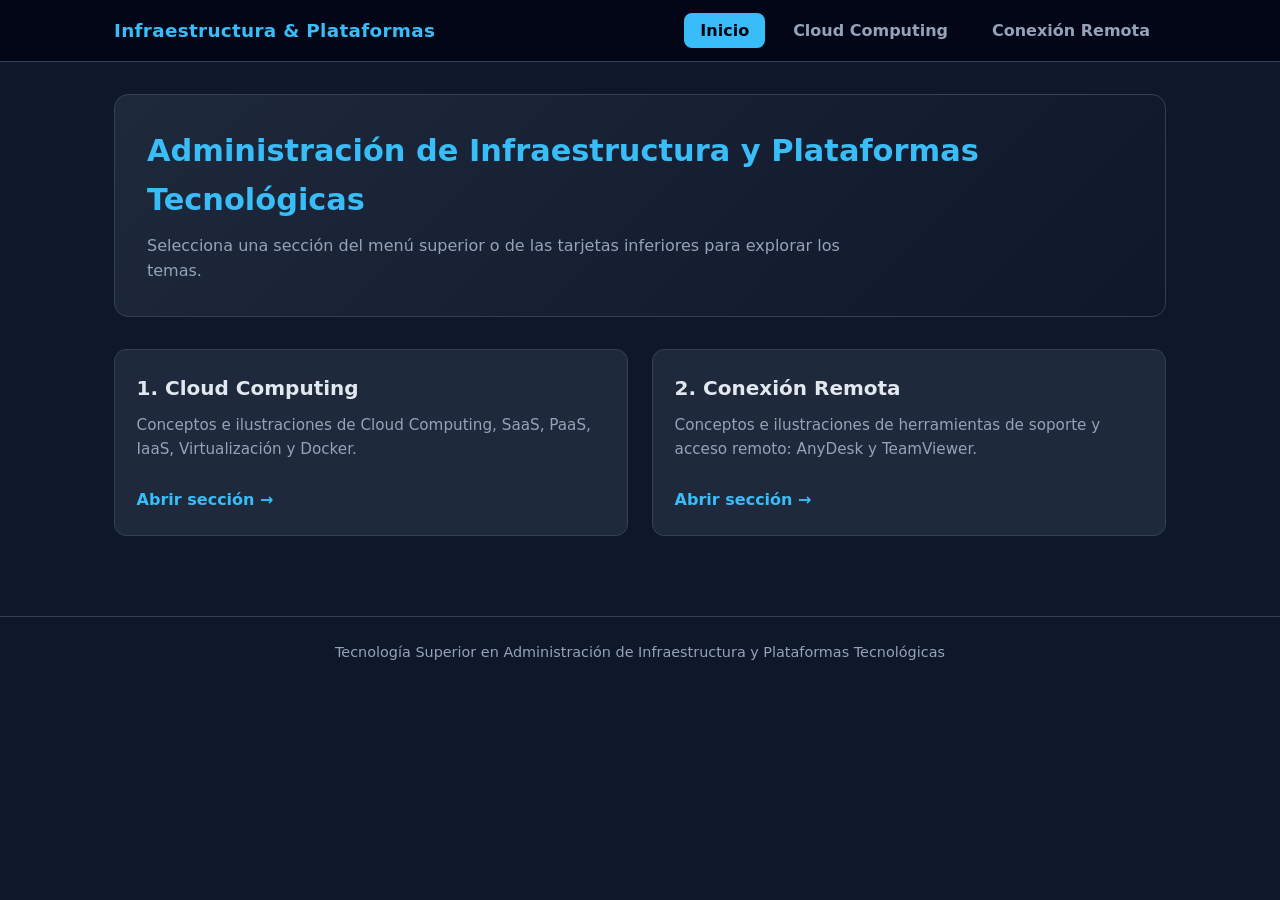
<file: index.html>
<!DOCTYPE html>
<html lang="es">
<head>
  <meta charset="UTF-8">
  <meta name="viewport" content="width=device-width, initial-scale=1.0">
  <title>Inicio | Infraestructura y Plataformas</title>
  <link rel="stylesheet" href="estilos.css">
</head>
<body>
  <header>
    <nav class="navbar">
      <span class="brand">Infraestructura &amp; Plataformas</span>
      <ul class="nav-links">
        <li><a href="index.html" class="active">Inicio</a></li>
        <li><a href="cloud.html">Cloud Computing</a></li>
        <li><a href="remoto.html">Conexión Remota</a></li>
      </ul>
    </nav>
  </header>

  <main>
    <section class="hero">
      <h1>Administración de Infraestructura y Plataformas Tecnológicas</h1>
      <p>Selecciona una sección del menú superior o de las tarjetas inferiores para explorar los temas.</p>
    </section>

    <section class="grid">
      <article class="card">
        <div class="card-content">
          <h2>1. Cloud Computing</h2>
          <p>Conceptos e ilustraciones de Cloud Computing, SaaS, PaaS, IaaS, Virtualización y Docker.</p>
          <br>
          <a href="cloud.html" style="color: var(--primary); font-weight: bold; text-decoration: none;">Abrir sección →</a>
        </div>
      </article>

      <article class="card">
        <div class="card-content">
          <h2>2. Conexión Remota</h2>
          <p>Conceptos e ilustraciones de herramientas de soporte y acceso remoto: AnyDesk y TeamViewer.</p>
          <br>
          <a href="remoto.html" style="color: var(--primary); font-weight: bold; text-decoration: none;">Abrir sección →</a>
        </div>
      </article>
    </section>
  </main>

  <footer>
    Tecnología Superior en Administración de Infraestructura y Plataformas Tecnológicas
  </footer>
</body>
</html>
</file>
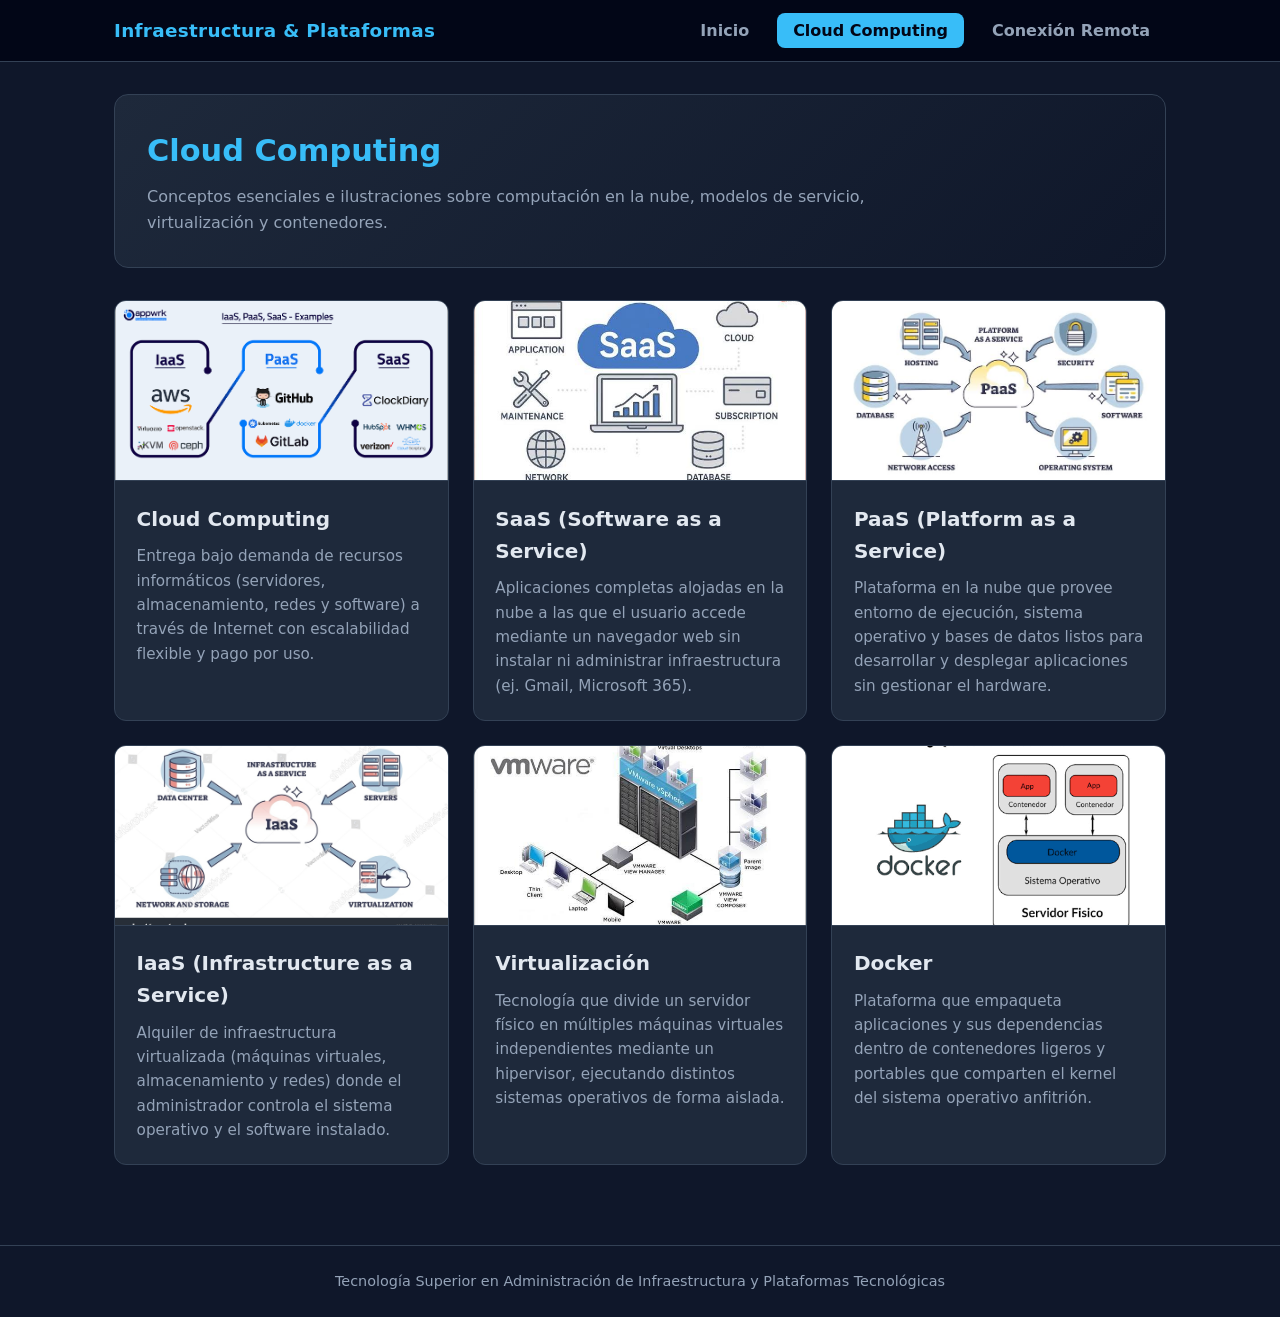
<file: cloud.html>
<!DOCTYPE html>
<html lang="es">
<head>
  <meta charset="UTF-8">
  <meta name="viewport" content="width=device-width, initial-scale=1.0">
  <title>Cloud Computing | Infraestructura y Plataformas</title>
  <link rel="stylesheet" href="estilos.css">
</head>
<body>
  <header>
    <nav class="navbar">
      <span class="brand">Infraestructura &amp; Plataformas</span>
      <ul class="nav-links">
        <li><a href="index.html">Inicio</a></li>
        <li><a href="cloud.html" class="active">Cloud Computing</a></li>
        <li><a href="remoto.html">Conexión Remota</a></li>
      </ul>
    </nav>
  </header>

  <main>
    <section class="hero">
      <h1>Cloud Computing</h1>
      <p>Conceptos esenciales e ilustraciones sobre computación en la nube, modelos de servicio, virtualización y contenedores.</p>
    </section>

    <section class="grid">
      <!-- 1. Cloud Computing -->
      <article class="card">
        <img src="images/services.png" alt="Imagen de Cloud Computing">
        <div class="card-content">
          <h2>Cloud Computing</h2>
          <p>Entrega bajo demanda de recursos informáticos (servidores, almacenamiento, redes y software) a través de Internet con escalabilidad flexible y pago por uso.</p>
        </div>
      </article>

      <!-- 2. SaaS -->
      <article class="card">
        <img src="images/saas.jpg" alt="Imagen de SaaS">
        <div class="card-content">
          <h2>SaaS (Software as a Service)</h2>
          <p>Aplicaciones completas alojadas en la nube a las que el usuario accede mediante un navegador web sin instalar ni administrar infraestructura (ej. Gmail, Microsoft 365).</p>
        </div>
      </article>

      <!-- 3. PaaS -->
      <article class="card">
        <img src="images/paas.jpg" alt="Imagen de PaaS">
        <div class="card-content">
          <h2>PaaS (Platform as a Service)</h2>
          <p>Plataforma en la nube que provee entorno de ejecución, sistema operativo y bases de datos listos para desarrollar y desplegar aplicaciones sin gestionar el hardware.</p>
        </div>
      </article>

      <!-- 4. IaaS -->
      <article class="card">
        <img src="images/laas.jpg" alt="Imagen de IaaS">
        <div class="card-content">
          <h2>IaaS (Infrastructure as a Service)</h2>
          <p>Alquiler de infraestructura virtualizada (máquinas virtuales, almacenamiento y redes) donde el administrador controla el sistema operativo y el software instalado.</p>
        </div>
      </article>

      <!-- 5. Virtualización -->
      <article class="card">
        <img src="images/vmware.jpg" alt="Imagen de Virtualización">
        <div class="card-content">
          <h2>Virtualización</h2>
          <p>Tecnología que divide un servidor físico en múltiples máquinas virtuales independientes mediante un hipervisor, ejecutando distintos sistemas operativos de forma aislada.</p>
        </div>
      </article>

      <!-- 6. Docker -->
      <article class="card">
        <img src="images/docker.png" alt="Imagen de Docker">
        <div class="card-content">
          <h2>Docker</h2>
          <p>Plataforma que empaqueta aplicaciones y sus dependencias dentro de contenedores ligeros y portables que comparten el kernel del sistema operativo anfitrión.</p>
        </div>
      </article>
    </section>
  </main>

  <footer>
    Tecnología Superior en Administración de Infraestructura y Plataformas Tecnológicas
  </footer>
</body>
</html>
</file>
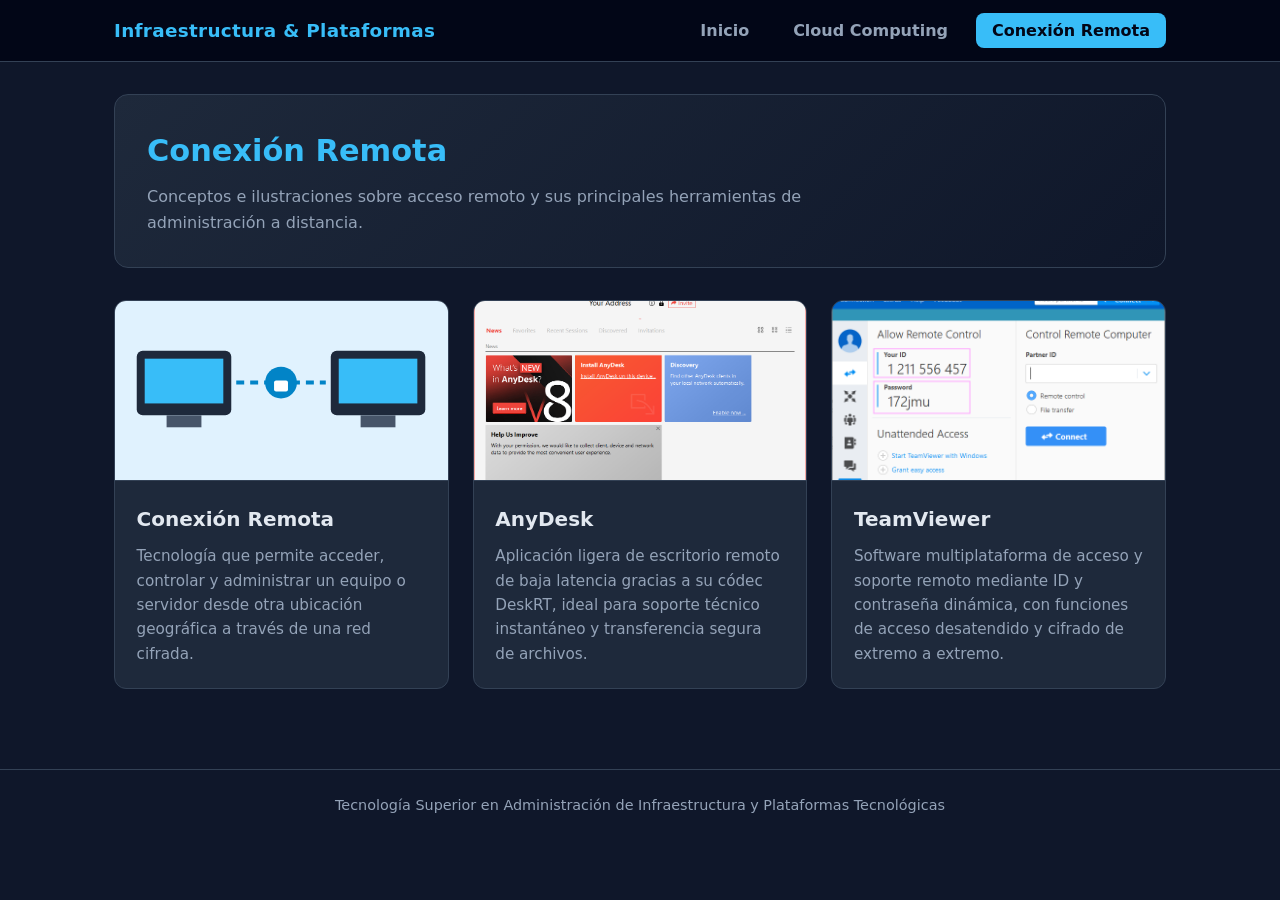
<file: remoto.html>
<!DOCTYPE html>
<html lang="es">
<head>
  <meta charset="UTF-8">
  <meta name="viewport" content="width=device-width, initial-scale=1.0">
  <title>Conexión Remota | Infraestructura y Plataformas</title>
  <link rel="stylesheet" href="estilos.css">
</head>
<body>
  <header>
    <nav class="navbar">
      <span class="brand">Infraestructura &amp; Plataformas</span>
      <ul class="nav-links">
        <li><a href="index.html">Inicio</a></li>
        <li><a href="cloud.html">Cloud Computing</a></li>
        <li><a href="remoto.html" class="active">Conexión Remota</a></li>
      </ul>
    </nav>
  </header>

  <main>
    <section class="hero">
      <h1>Conexión Remota</h1>
      <p>Conceptos e ilustraciones sobre acceso remoto y sus principales herramientas de administración a distancia.</p>
    </section>

    <section class="grid">
      <!-- 1. Conexión Remota -->
      <article class="card">
        <img src="data:image/svg+xml;utf8,<svg xmlns='http://www.w3.org/2000/svg' viewBox='0 0 400 180'><rect width='400' height='180' fill='%23e0f2fe'/><rect x='55' y='50' width='95' height='65' rx='6' fill='%231e293b'/><rect x='63' y='58' width='79' height='45' fill='%2338bdf8'/><rect x='85' y='115' width='35' height='12' fill='%23475569'/><rect x='250' y='50' width='95' height='65' rx='6' fill='%231e293b'/><rect x='258' y='58' width='79' height='45' fill='%2338bdf8'/><rect x='280' y='115' width='35' height='12' fill='%23475569'/><line x1='155' y1='82' x2='245' y2='82' stroke='%230284c7' stroke-width='4' stroke-dasharray='8,6'/><circle cx='200' cy='82' r='16' fill='%230284c7'/><rect x='193' y='80' width='14' height='11' rx='2' fill='%23ffffff'/></svg>" alt="Imagen de Conexión Remota">
        <div class="card-content">
          <h2>Conexión Remota</h2>
          <p>Tecnología que permite acceder, controlar y administrar un equipo o servidor desde otra ubicación geográfica a través de una red cifrada.</p>
        </div>
      </article>

      <!-- 2. AnyDesk -->
      <article class="card">
        <img src="images/any.png" alt="Programa AnyDesk">
        <div class="card-content">
          <h2>AnyDesk</h2>
          <p>Aplicación ligera de escritorio remoto de baja latencia gracias a su códec DeskRT, ideal para soporte técnico instantáneo y transferencia segura de archivos.</p>
        </div>
      </article>

      <!-- 3. TeamViewer -->
      <article class="card">
        <img src="images/team.png" alt="Ventana de TeamViewer">
        <div class="card-content">
          <h2>TeamViewer</h2>
          <p>Software multiplataforma de acceso y soporte remoto mediante ID y contraseña dinámica, con funciones de acceso desatendido y cifrado de extremo a extremo.</p>
        </div>
      </article>
    </section>
  </main>

  <footer>
    Tecnología Superior en Administración de Infraestructura y Plataformas Tecnológicas
  </footer>
</body>
</html>
</file>
<file: estilos.css>
:root {
  --bg: #0f172a;
  --surface: #1e293b;
  --surface-hover: #263349;
  --primary: #38bdf8;
  --accent: #818cf8;
  --text: #f1f5f9;
  --text-muted: #94a3b8;
  --border: #334155;
}

* {
  box-sizing: border-box;
  margin: 0;
  padding: 0;
}

body {
  font-family: 'Segoe UI', system-ui, -apple-system, sans-serif;
  background-color: var(--bg);
  color: var(--text);
  line-height: 1.6;
}

header {
  background-color: #020617;
  border-bottom: 1px solid var(--border);
  position: sticky;
  top: 0;
  z-index: 100;
}

.navbar {
  max-width: 1100px;
  margin: 0 auto;
  padding: 1rem 1.5rem;
  display: flex;
  justify-content: space-between;
  align-items: center;
  flex-wrap: wrap;
  gap: 1rem;
}

.brand {
  font-weight: 700;
  font-size: 1.15rem;
  color: var(--primary);
  letter-spacing: 0.3px;
}

.nav-links {
  list-style: none;
  display: flex;
  gap: 0.75rem;
}

.nav-links a {
  text-decoration: none;
  color: var(--text-muted);
  font-weight: 600;
  padding: 0.5rem 1rem;
  border-radius: 8px;
  transition: all 0.2s ease;
}

.nav-links a:hover {
  color: var(--text);
  background-color: var(--surface);
}

.nav-links a.active {
  color: #020617;
  background-color: var(--primary);
}

main {
  max-width: 1100px;
  margin: 2rem auto;
  padding: 0 1.5rem 3rem;
}

.hero {
  background: linear-gradient(135deg, #1e293b 0%, #0f172a 100%);
  border: 1px solid var(--border);
  border-radius: 14px;
  padding: 2rem;
  margin-bottom: 2rem;
}

.hero h1 {
  font-size: 1.9rem;
  margin-bottom: 0.5rem;
  color: var(--primary);
}

.hero p {
  color: var(--text-muted);
  max-width: 750px;
}

.grid {
  display: grid;
  grid-template-columns: repeat(auto-fit, minmax(310px, 1fr));
  gap: 1.5rem;
}

.card {
  background-color: var(--surface);
  border: 1px solid var(--border);
  border-radius: 12px;
  overflow: hidden;
  display: flex;
  flex-direction: column;
  transition: transform 0.2s ease, border-color 0.2s ease;
}

.card:hover {
  transform: translateY(-4px);
  border-color: var(--primary);
}

.card img {
  width: 100%;
  height: 180px;
  object-fit: cover;
  background-color: #0b1120;
  border-bottom: 1px solid var(--border);
}

.card-content {
  padding: 1.35rem;
  flex: 1;
}

.card-content h2 {
  font-size: 1.25rem;
  margin-bottom: 0.6rem;
  color: #e2e8f0;
}

.card-content p {
  color: var(--text-muted);
  font-size: 0.95rem;
}

footer {
  text-align: center;
  padding: 1.5rem;
  border-top: 1px solid var(--border);
  color: var(--text-muted);
  font-size: 0.9rem;
}
</file>
